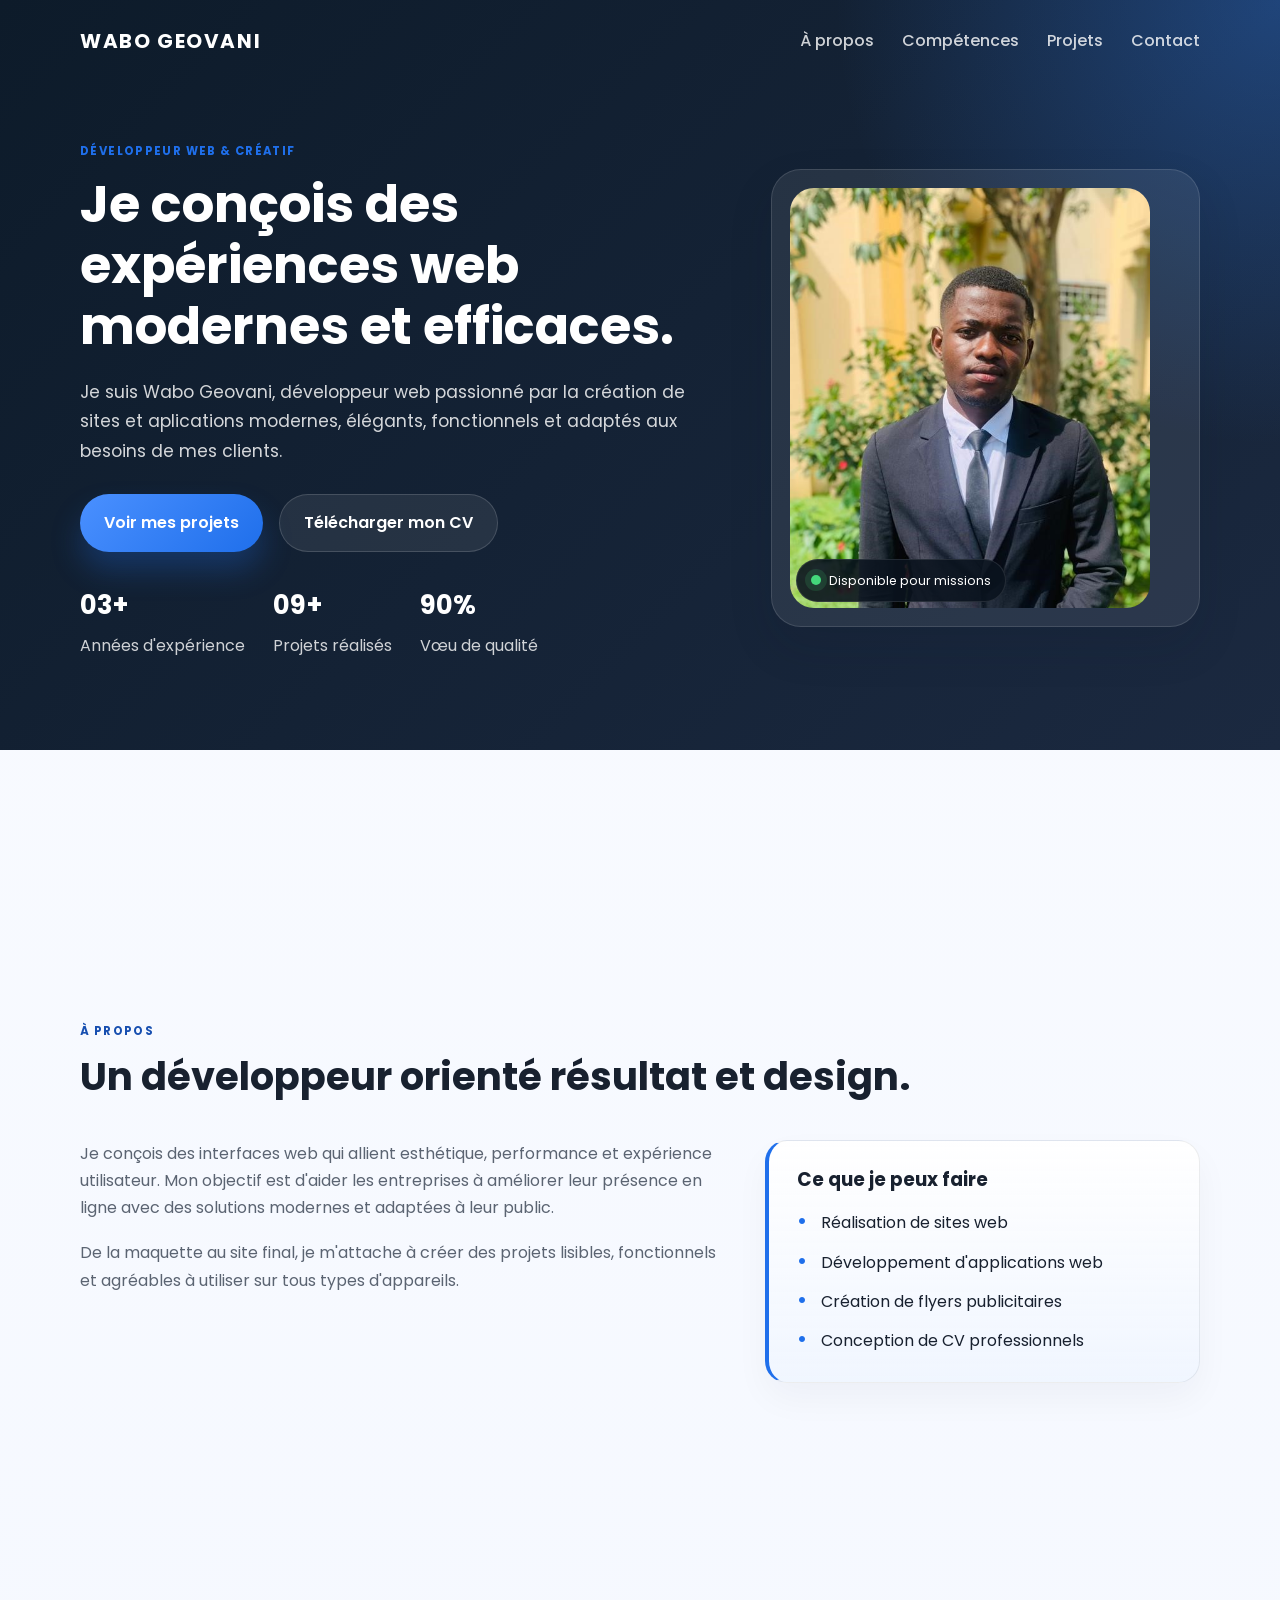
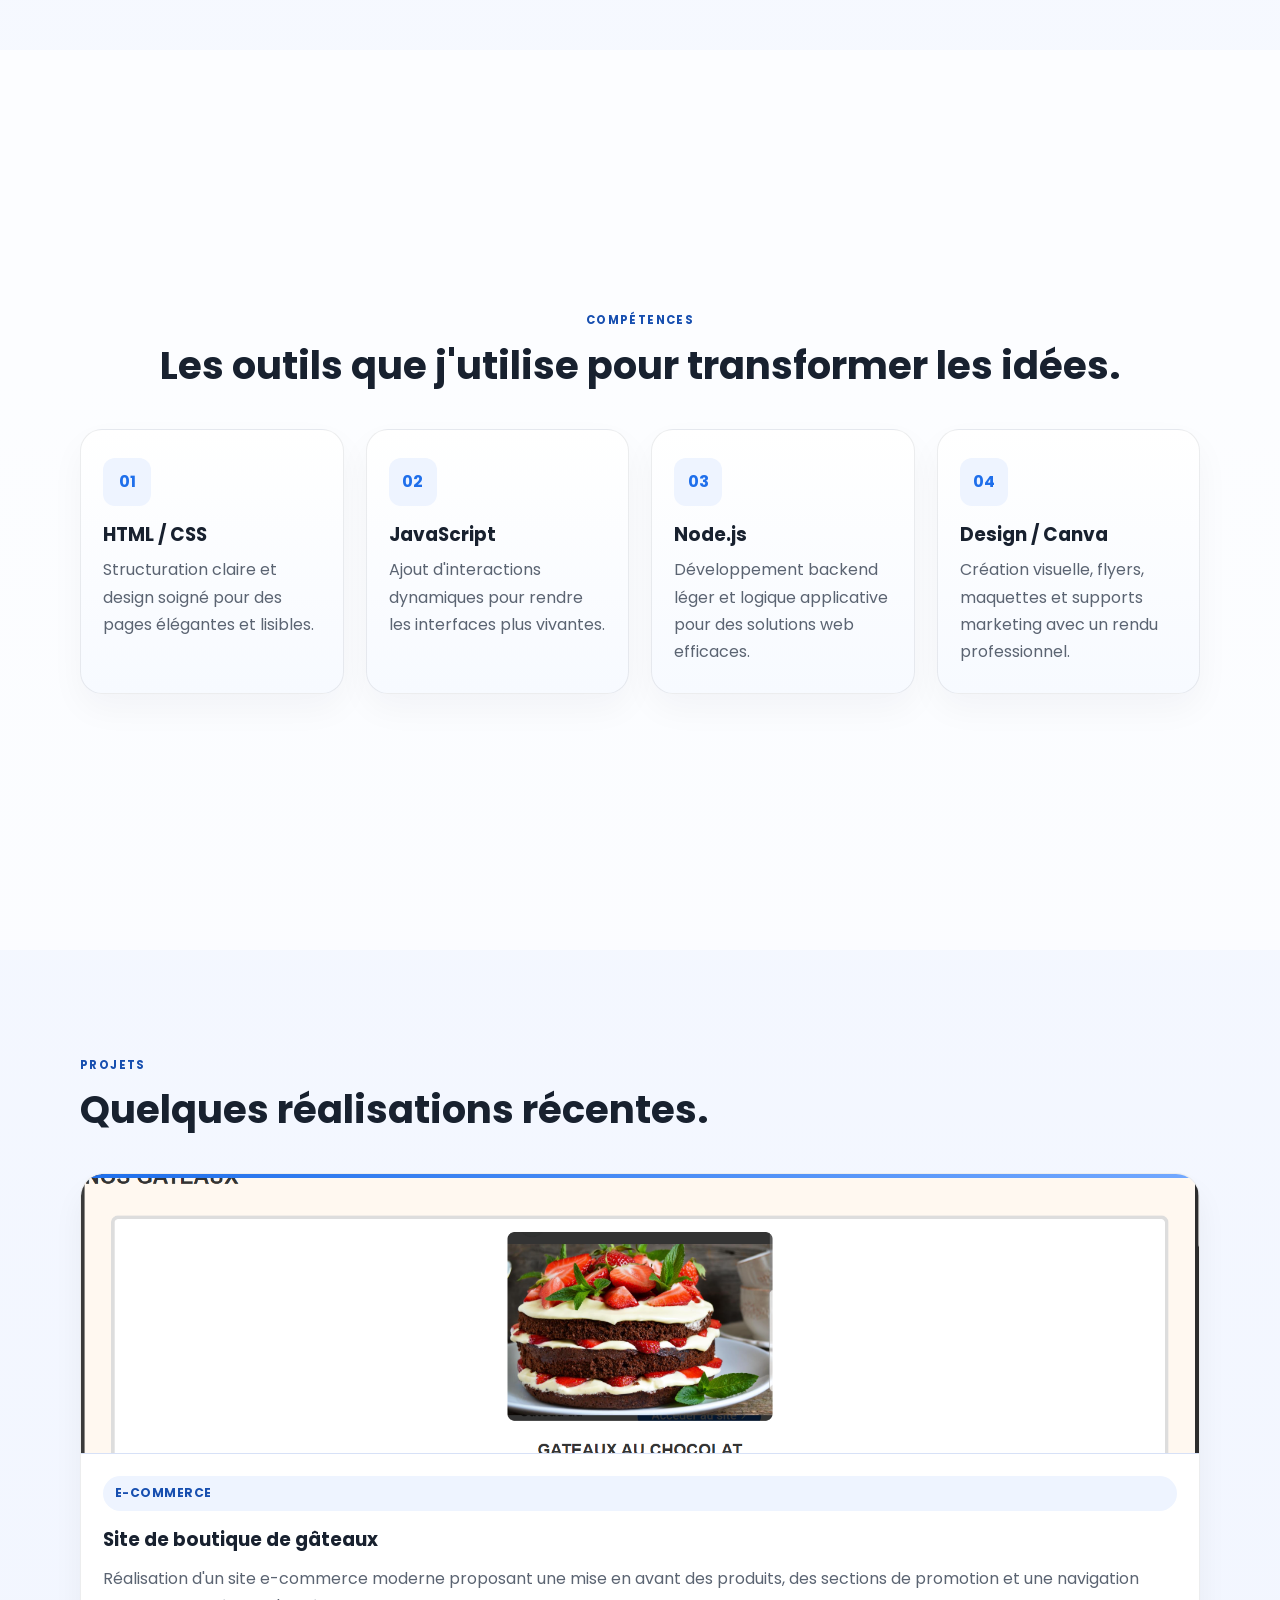
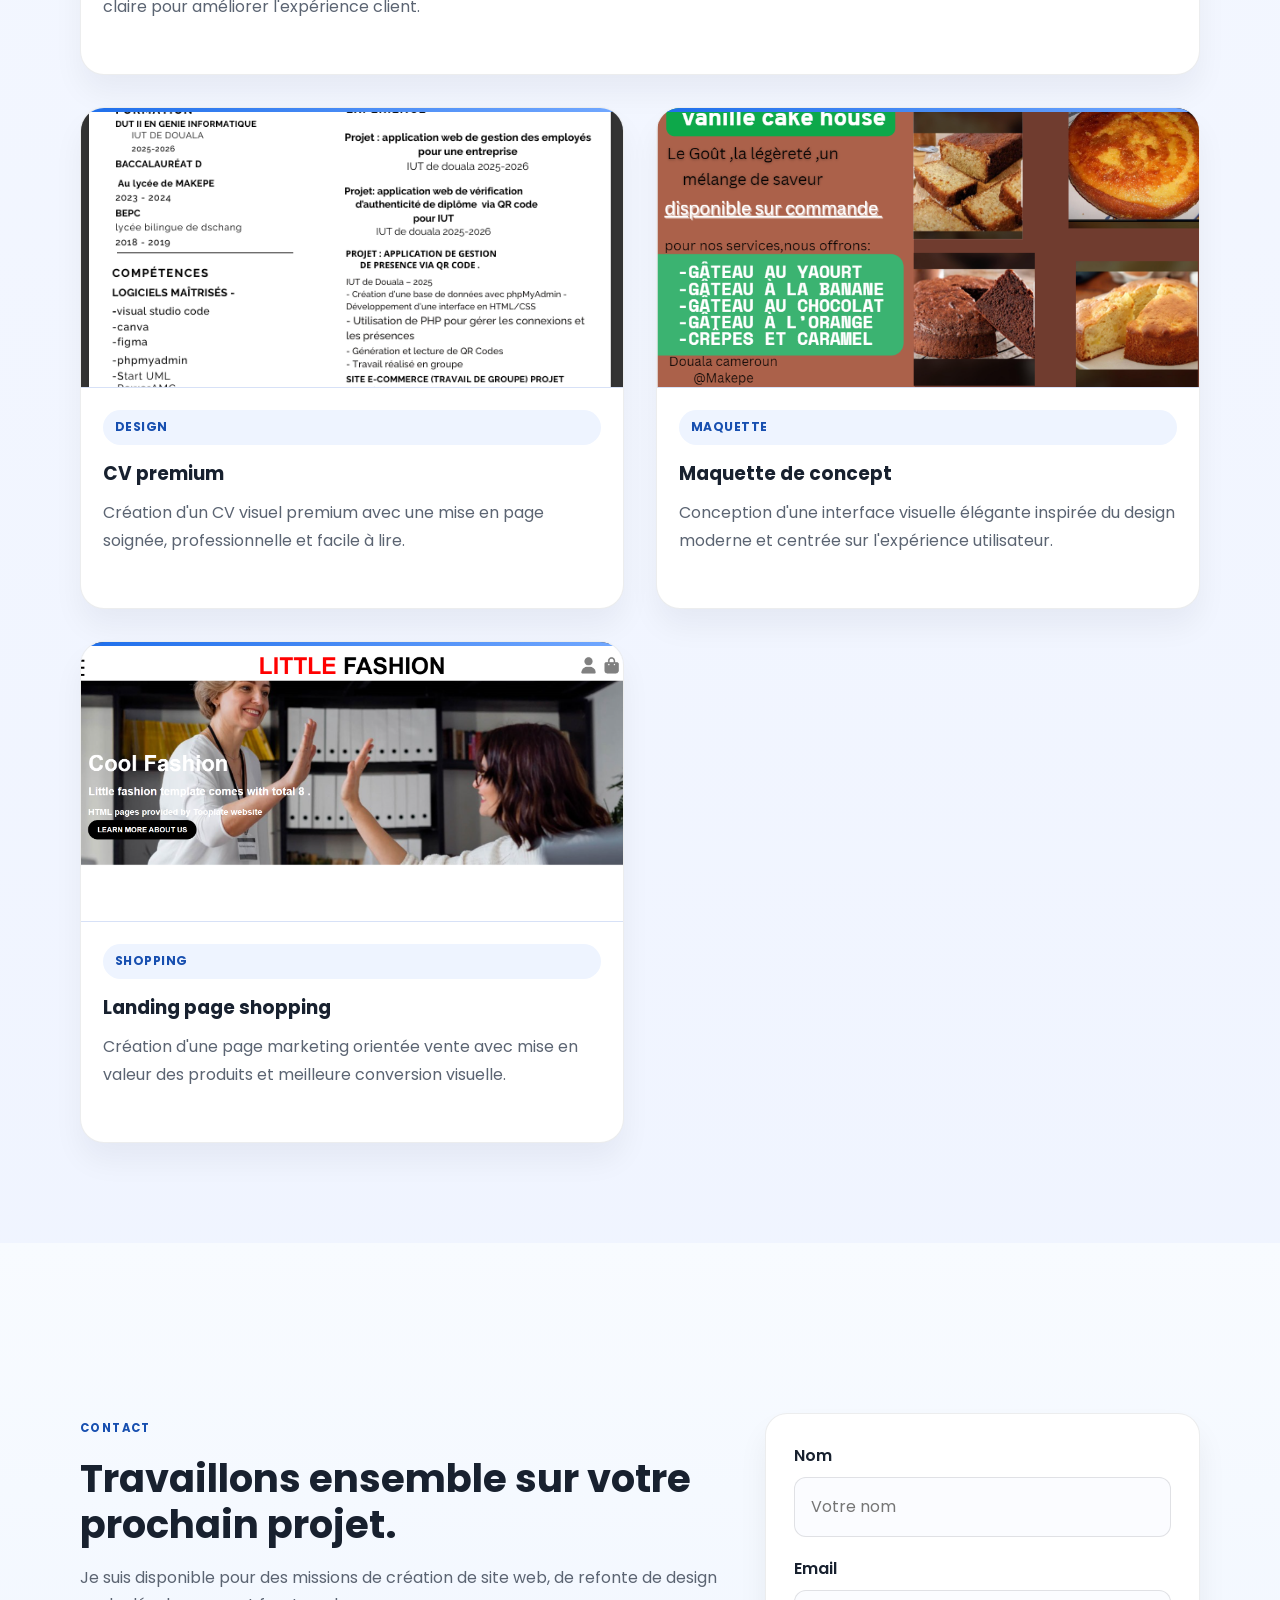
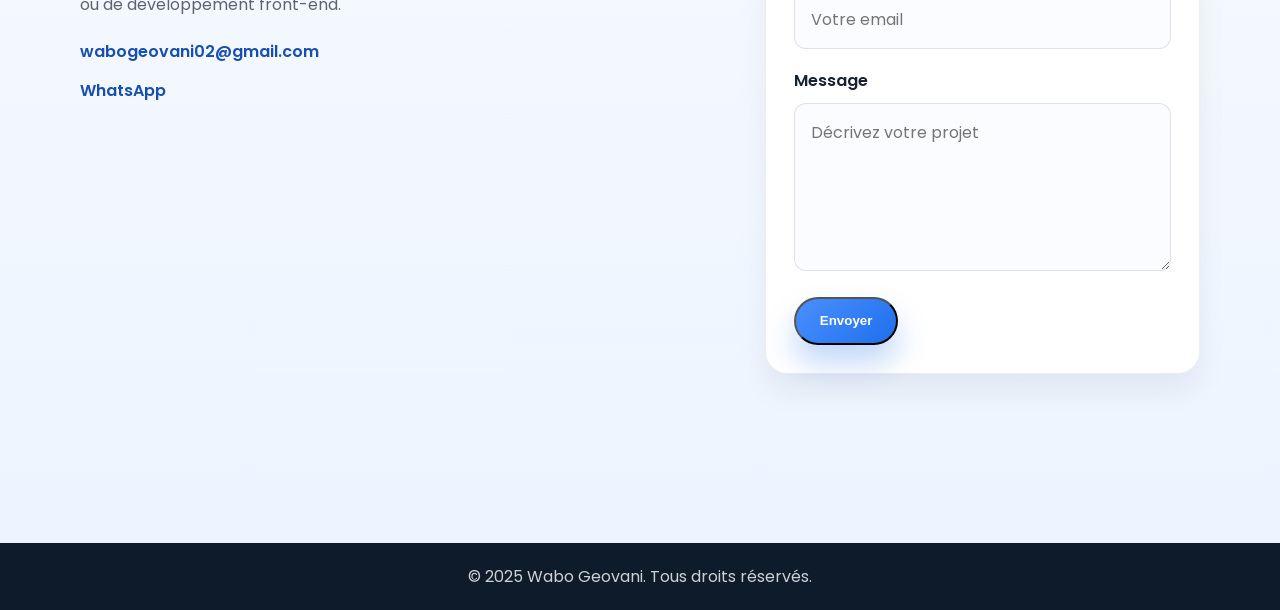
<file: index.html>
<!DOCTYPE html>
<html lang="fr">
  <head>
    <meta charset="UTF-8" />
    <meta name="viewport" content="width=device-width, initial-scale=1.0" />
    <meta
      name="description"
      content="Portfolio de Wabo Geovani, développeur web passionné par la création de sites modernes, élégants et performants."
    />
    <title>Wabo Geovani | Portfolio</title>
    <link rel="preconnect" href="https://fonts.googleapis.com" />
    <link rel="preconnect" href="https://fonts.gstatic.com" crossorigin />
    <link
      href="https://fonts.googleapis.com/css2?family=Poppins:wght@300;400;500;600;700;800&display=swap"
      rel="stylesheet"
    />
    <link rel="stylesheet" href="style.css" />
  </head>
  <body>
    <header class="site-header">
      <div class="container nav-bar">
        <div class="brand">Wabo Geovani</div>
        <nav class="menu" aria-label="Menu principal">
          <ul>
            <li><a href="about.html">À propos</a></li>
            <li><a href="skills.html">Compétences</a></li>
            <li><a href="projects.html">Projets</a></li>
            <li><a href="contact.html">Contact</a></li>
          </ul>
        </nav>
      </div>

      <div class="container hero">
        <div class="hero-content">
          <p class="eyebrow">Développeur web & créatif</p>
          <h1>Je conçois des expériences web modernes et efficaces.</h1>
          <p class="intro">
            Je suis Wabo Geovani, développeur web passionné par la création de sites et aplications modernes,
            élégants, fonctionnels et adaptés aux besoins de mes clients.
          </p>
          <div class="hero-actions">
            <a href="projects.html" class="btn btn-primary">Voir mes projets</a>
            <a href="MON CV wabo geovani.pdf (1).pdf" download class="btn btn-secondary">Télécharger mon CV</a>
          </div>
          <ul class="quick-stats">
            <li><strong>03+</strong><span>Années d'expérience</span></li>
            <li><strong>09+</strong><span>Projets réalisés</span></li>
            <li><strong>90%</strong><span>Vœu de qualité</span></li>
          </ul>
        </div>

        <div class="hero-visual">
          <div class="profile-card">
            <img src="EKMQ1790 (2).jpg" alt="Portrait de Wabo Geovani" class="profile-img" />
            <div class="status-badge">
              <span class="dot"></span>
              Disponible pour missions
            </div>
          </div>
        </div>
      </div>
    </header>

    <main>
      <section id="about" class="about section page-section">
        <div class="container">
          <div class="section-heading">
            <p class="eyebrow accent">À propos</p>
            <h2>Un développeur orienté résultat et design.</h2>
          </div>

          <div class="about-grid">
            <div class="about-text">
              <p>
                Je conçois des interfaces web qui allient esthétique, performance et
                expérience utilisateur. Mon objectif est d'aider les entreprises à
                améliorer leur présence en ligne avec des solutions modernes et
                adaptées à leur public.
              </p>
              <p>
                De la maquette au site final, je m'attache à créer des projets lisibles,
                fonctionnels et agréables à utiliser sur tous types d'appareils.
              </p>
            </div>

            <div class="about-panel">
              <h3>Ce que je peux faire</h3>
              <ul>
                <li>Réalisation de sites web</li>
                <li>Développement d'applications web</li>
                <li>Création de flyers publicitaires</li>
                <li>Conception de CV professionnels</li>
              </ul>
            </div>
          </div>
        </div>
      </section>

      <section id="skills" class="skills section light-section page-section">
        <div class="container">
          <div class="section-heading center">
            <p class="eyebrow accent">Compétences</p>
            <h2>Les outils que j'utilise pour transformer les idées.</h2>
          </div>

          <div class="skills-grid">
            <article class="skill-card">
              <span class="skill-icon">01</span>
              <h3>HTML / CSS</h3>
              <p>Structuration claire et design soigné pour des pages élégantes et lisibles.</p>
            </article>
            <article class="skill-card">
              <span class="skill-icon">02</span>
              <h3>JavaScript</h3>
              <p>Ajout d'interactions dynamiques pour rendre les interfaces plus vivantes.</p>
            </article>
            <article class="skill-card">
              <span class="skill-icon">03</span>
              <h3>Node.js</h3>
              <p>Développement backend léger et logique applicative pour des solutions web efficaces.</p>
            </article>
            <article class="skill-card">
              <span class="skill-icon">04</span>
              <h3>Design / Canva</h3>
              <p>Création visuelle, flyers, maquettes et supports marketing avec un rendu professionnel.</p>
            </article>
          </div>
        </div>
      </section>

      <section id="projects" class="projects section page-section">
        <div class="container">
          <div class="section-heading">
            <p class="eyebrow accent">Projets</p>
            <h2>Quelques réalisations récentes.</h2>
          </div>

          <div class="projects-grid">
            <article class="project-card featured">
              <div class="project-image">
                <img src="Capture d’écran 2025-09-10 135013.png" alt="Projet e-commerce de gâteaux" />
              </div>
              <div class="project-content">
                <span class="project-tag">E-commerce</span>
                <h3>Site de boutique de gâteaux</h3>
                <p>
                  Réalisation d'un site e-commerce moderne proposant une mise en avant des produits,
                  des sections de promotion et une navigation claire pour améliorer l'expérience client.
                </p>
              </div>
            </article>

            <article class="project-card">
              <div class="project-image">
                <img src="Capture d’écran 2026-10-14 130426.png" alt="Projet CV premium" />
              </div>
              <div class="project-content">
                <span class="project-tag">Design</span>
                <h3>CV premium</h3>
                <p>
                  Création d'un CV visuel premium avec une mise en page soignée, professionnelle et facile à lire.
                </p>
              </div>
            </article>

            <article class="project-card">
              <div class="project-image">
                <img src="Annotation 2025-05-07 075204.png" alt="Maquette de concept" />
              </div>
              <div class="project-content">
                <span class="project-tag">Maquette</span>
                <h3>Maquette de concept</h3>
                <p>
                  Conception d'une interface visuelle élégante inspirée du design moderne et centrée sur l'expérience utilisateur.
                </p>
              </div>
            </article>

            <article class="project-card">
              <div class="project-image">
                <img src="Capture d’écran 2025-09-13 145730.png" alt="Landing page shopping" />
              </div>
              <div class="project-content">
                <span class="project-tag">Shopping</span>
                <h3>Landing page shopping</h3>
                <p>
                  Création d'une page marketing orientée vente avec mise en valeur des produits et meilleure conversion visuelle.
                </p>
              </div>
            </article>
          </div>
        </div>
      </section>

      <section id="contact" class="contact section page-section">
        <div class="container contact-grid">
          <div class="contact-text">
            <p class="eyebrow accent">Contact</p>
            <h2>Travaillons ensemble sur votre prochain projet.</h2>
            <p>
              Je suis disponible pour des missions de création de site web, de refonte de design ou de développement front-end.
            </p>
            <div class="contact-links">
              <a href="mailto:wabogeovani02@gmail.com">wabogeovani02@gmail.com</a>
              <a href="https://wa.me/237691735273" target="_blank" rel="noreferrer">WhatsApp</a>
            </div>
          </div>

          <form class="contact-form" action="https://formspree.io/f/meaeverr" method="POST">
            <label>
              <span>Nom</span>
              <input type="text" name="nom" placeholder="Votre nom" required />
            </label>
            <label>
              <span>Email</span>
              <input type="email" name="email" placeholder="Votre email" required />
            </label>
            <label>
              <span>Message</span>
              <textarea name="message" rows="5" placeholder="Décrivez votre projet" required></textarea>
            </label>
            <div class="form-actions">
              <button type="submit" class="btn btn-primary">Envoyer</button>
              <button type="reset" class="btn btn-secondary">Réinitialiser</button>
            </div>
          </form>
        </div>
      </section>
    </main>

    <footer class="site-footer">
      <div class="container footer-inner">
        <p>© 2025 Wabo Geovani. Tous droits réservés.</p>
      </div>
    </footer>
    <script src="script.js"></script>
  </body>
</html>
</file>
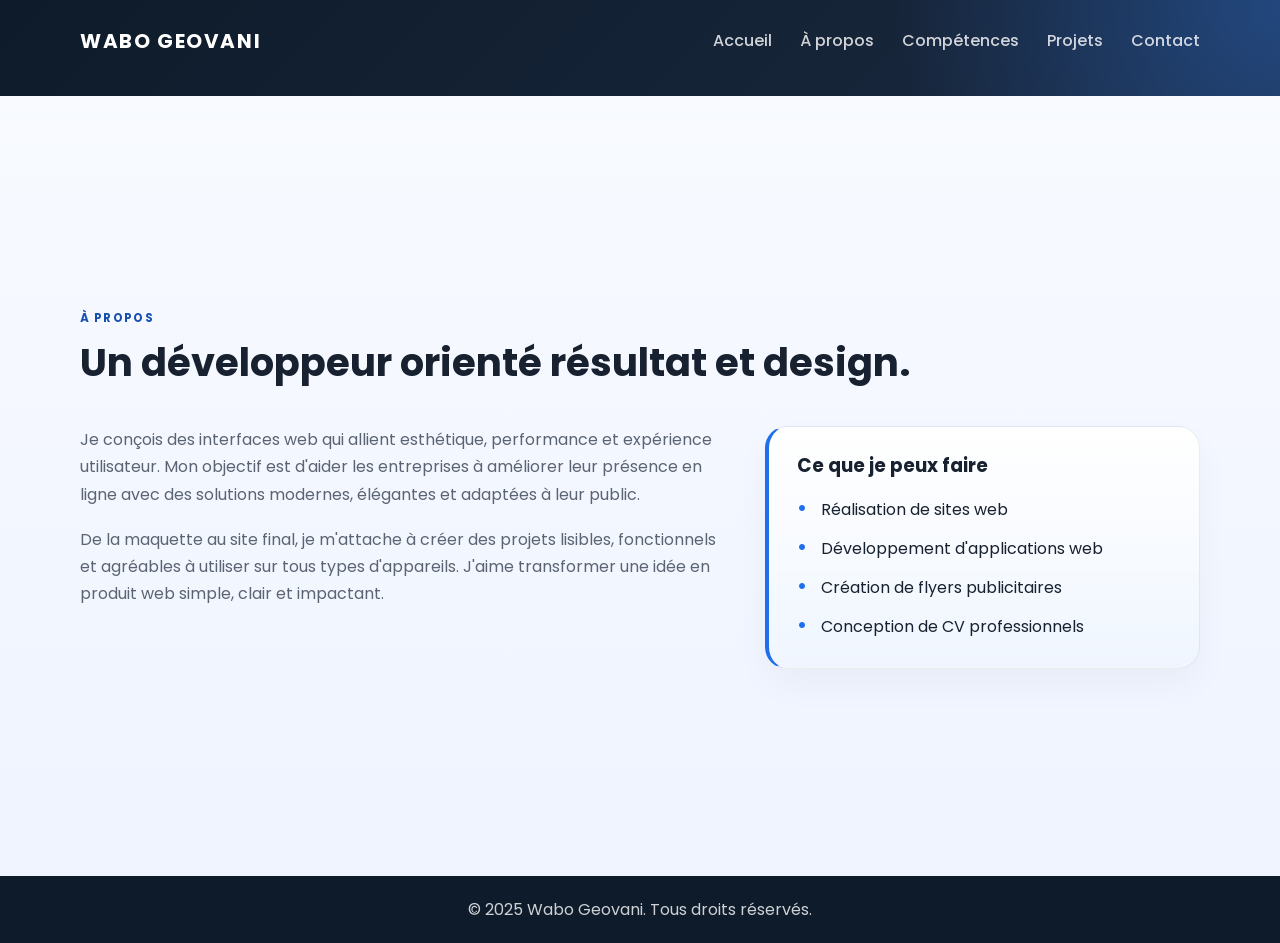
<file: about.html>
<!DOCTYPE html>
<html lang="fr">
  <head>
    <meta charset="UTF-8" />
    <meta name="viewport" content="width=device-width, initial-scale=1.0" />
    <title>À propos | Wabo Geovani</title>
    <link rel="preconnect" href="https://fonts.googleapis.com" />
    <link rel="preconnect" href="https://fonts.gstatic.com" crossorigin />
    <link href="https://fonts.googleapis.com/css2?family=Poppins:wght@300;400;500;600;700;800&display=swap" rel="stylesheet" />
    <link rel="stylesheet" href="style.css" />
  </head>
  <body>
    <header class="site-header small-header">
      <div class="container nav-bar">
        <div class="brand">Wabo Geovani</div>
        <nav class="menu" aria-label="Menu principal">
          <ul>
            <li><a href="index.html">Accueil</a></li>
            <li><a href="about.html">À propos</a></li>
            <li><a href="skills.html">Compétences</a></li>
            <li><a href="projects.html">Projets</a></li>
            <li><a href="contact.html">Contact</a></li>
          </ul>
        </nav>
      </div>
    </header>

    <main>
      <section class="page-standalone section">
        <div class="container">
          <div class="section-heading">
            <p class="eyebrow accent">À propos</p>
            <h2>Un développeur orienté résultat et design.</h2>
          </div>

          <div class="about-grid">
            <div class="about-text">
              <p>
                Je conçois des interfaces web qui allient esthétique, performance et expérience utilisateur.
                Mon objectif est d'aider les entreprises à améliorer leur présence en ligne avec des solutions modernes,
                élégantes et adaptées à leur public.
              </p>
              <p>
                De la maquette au site final, je m'attache à créer des projets lisibles, fonctionnels et agréables à utiliser
                sur tous types d'appareils. J'aime transformer une idée en produit web simple, clair et impactant.
              </p>
            </div>

            <div class="about-panel">
              <h3>Ce que je peux faire</h3>
              <ul>
                <li>Réalisation de sites web</li>
                <li>Développement d'applications web</li>
                <li>Création de flyers publicitaires</li>
                <li>Conception de CV professionnels</li>
              </ul>
            </div>
          </div>
        </div>
      </section>
    </main>

    <footer class="site-footer">
      <div class="container footer-inner">
        <p>© 2025 Wabo Geovani. Tous droits réservés.</p>
      </div>
    </footer>
    <script src="script.js"></script>
  </body>
</html>
</file>
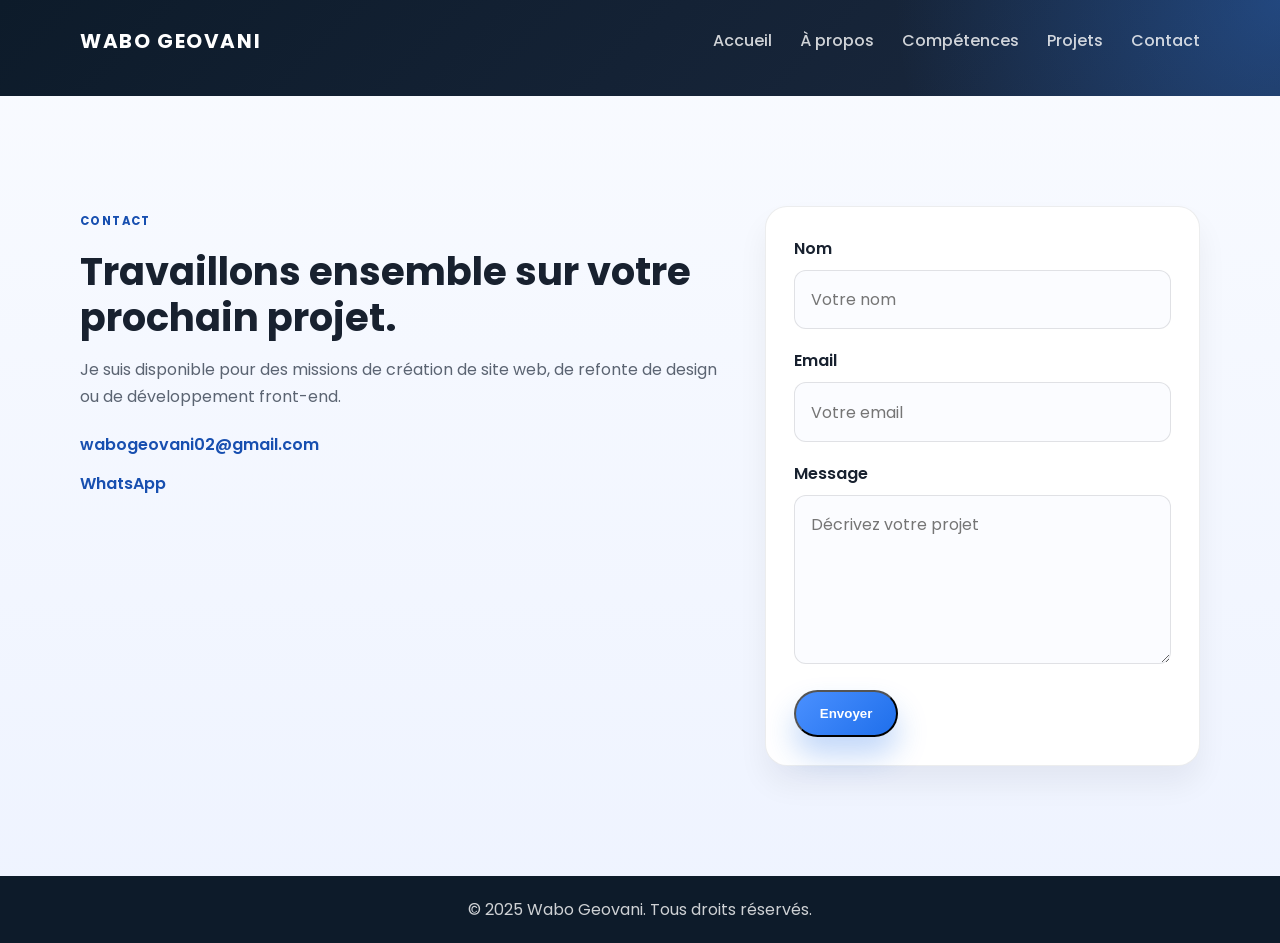
<file: contact.html>
<!DOCTYPE html>
<html lang="fr">
  <head>
    <meta charset="UTF-8" />
    <meta name="viewport" content="width=device-width, initial-scale=1.0" />
    <title>Contact | Wabo Geovani</title>
    <link rel="preconnect" href="https://fonts.googleapis.com" />
    <link rel="preconnect" href="https://fonts.gstatic.com" crossorigin />
    <link href="https://fonts.googleapis.com/css2?family=Poppins:wght@300;400;500;600;700;800&display=swap" rel="stylesheet" />
    <link rel="stylesheet" href="style.css" />
  </head>
  <body>
    <header class="site-header small-header">
      <div class="container nav-bar">
        <div class="brand">Wabo Geovani</div>
        <nav class="menu" aria-label="Menu principal">
          <ul>
            <li><a href="index.html">Accueil</a></li>
            <li><a href="about.html">À propos</a></li>
            <li><a href="skills.html">Compétences</a></li>
            <li><a href="projects.html">Projets</a></li>
            <li><a href="contact.html">Contact</a></li>
          </ul>
        </nav>
      </div>
    </header>

    <main>
      <section class="page-standalone section">
        <div class="container contact-grid">
          <div class="contact-text">
            <p class="eyebrow accent">Contact</p>
            <h2>Travaillons ensemble sur votre prochain projet.</h2>
            <p>
              Je suis disponible pour des missions de création de site web, de refonte de design ou de développement front-end.
            </p>
            <div class="contact-links">
              <a href="mailto:wabogeovani02@gmail.com">wabogeovani02@gmail.com</a>
              <a href="https://wa.me/237699576873" target="_blank" rel="noreferrer">WhatsApp</a>
            </div>
          </div>

          <form class="contact-form" action="https://formspree.io/f/meaeverr" method="POST">
            <label>
              <span>Nom</span>
              <input type="text" name="nom" placeholder="Votre nom" required />
            </label>
            <label>
              <span>Email</span>
              <input type="email" name="email" placeholder="Votre email" required />
            </label>
            <label>
              <span>Message</span>
              <textarea name="message" rows="5" placeholder="Décrivez votre projet" required></textarea>
            </label>
            <div class="form-actions">
              <button type="submit" class="btn btn-primary">Envoyer</button>
              <button type="reset" class="btn btn-secondary">Réinitialiser</button>
            </div>
          </form>
        </div>
      </section>
    </main>

    <footer class="site-footer">
      <div class="container footer-inner">
        <p>© 2025 Wabo Geovani. Tous droits réservés.</p>
      </div>
    </footer>
    <script src="script.js"></script>
  </body>
</html>
</file>
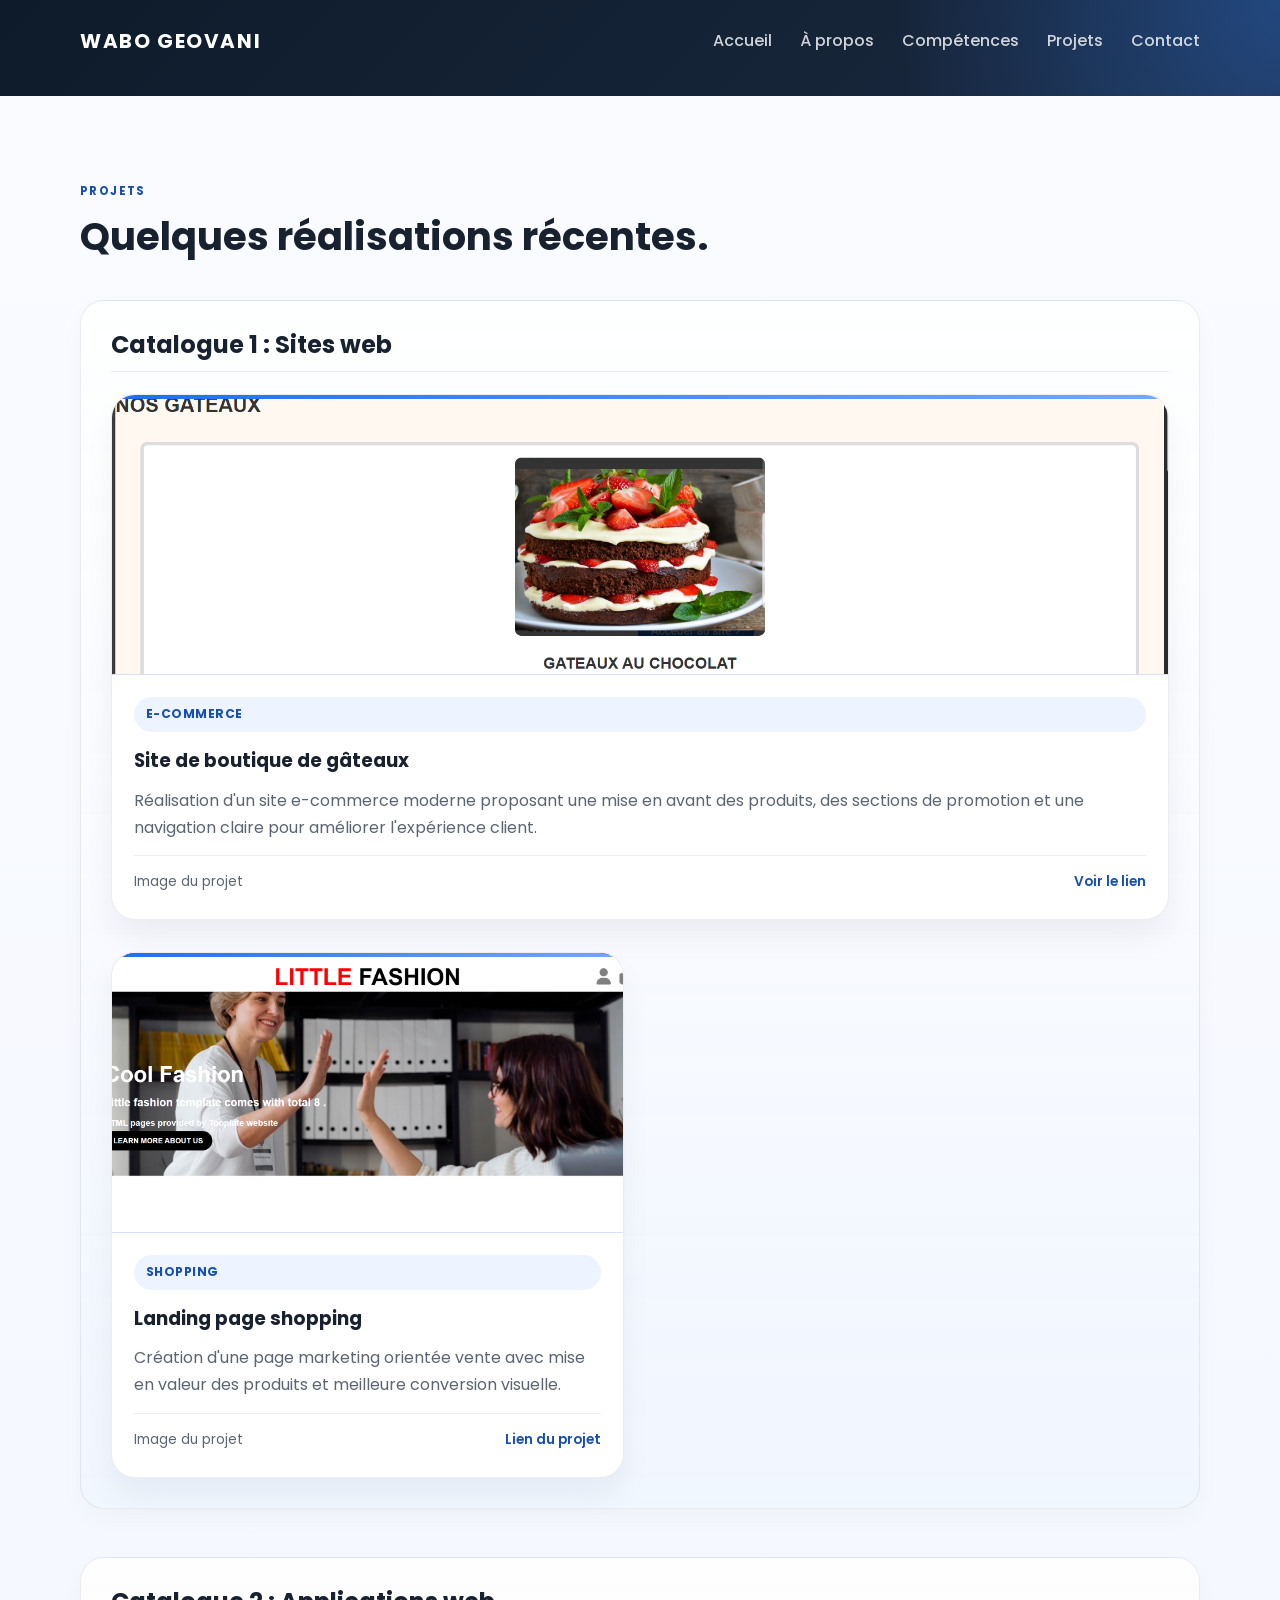
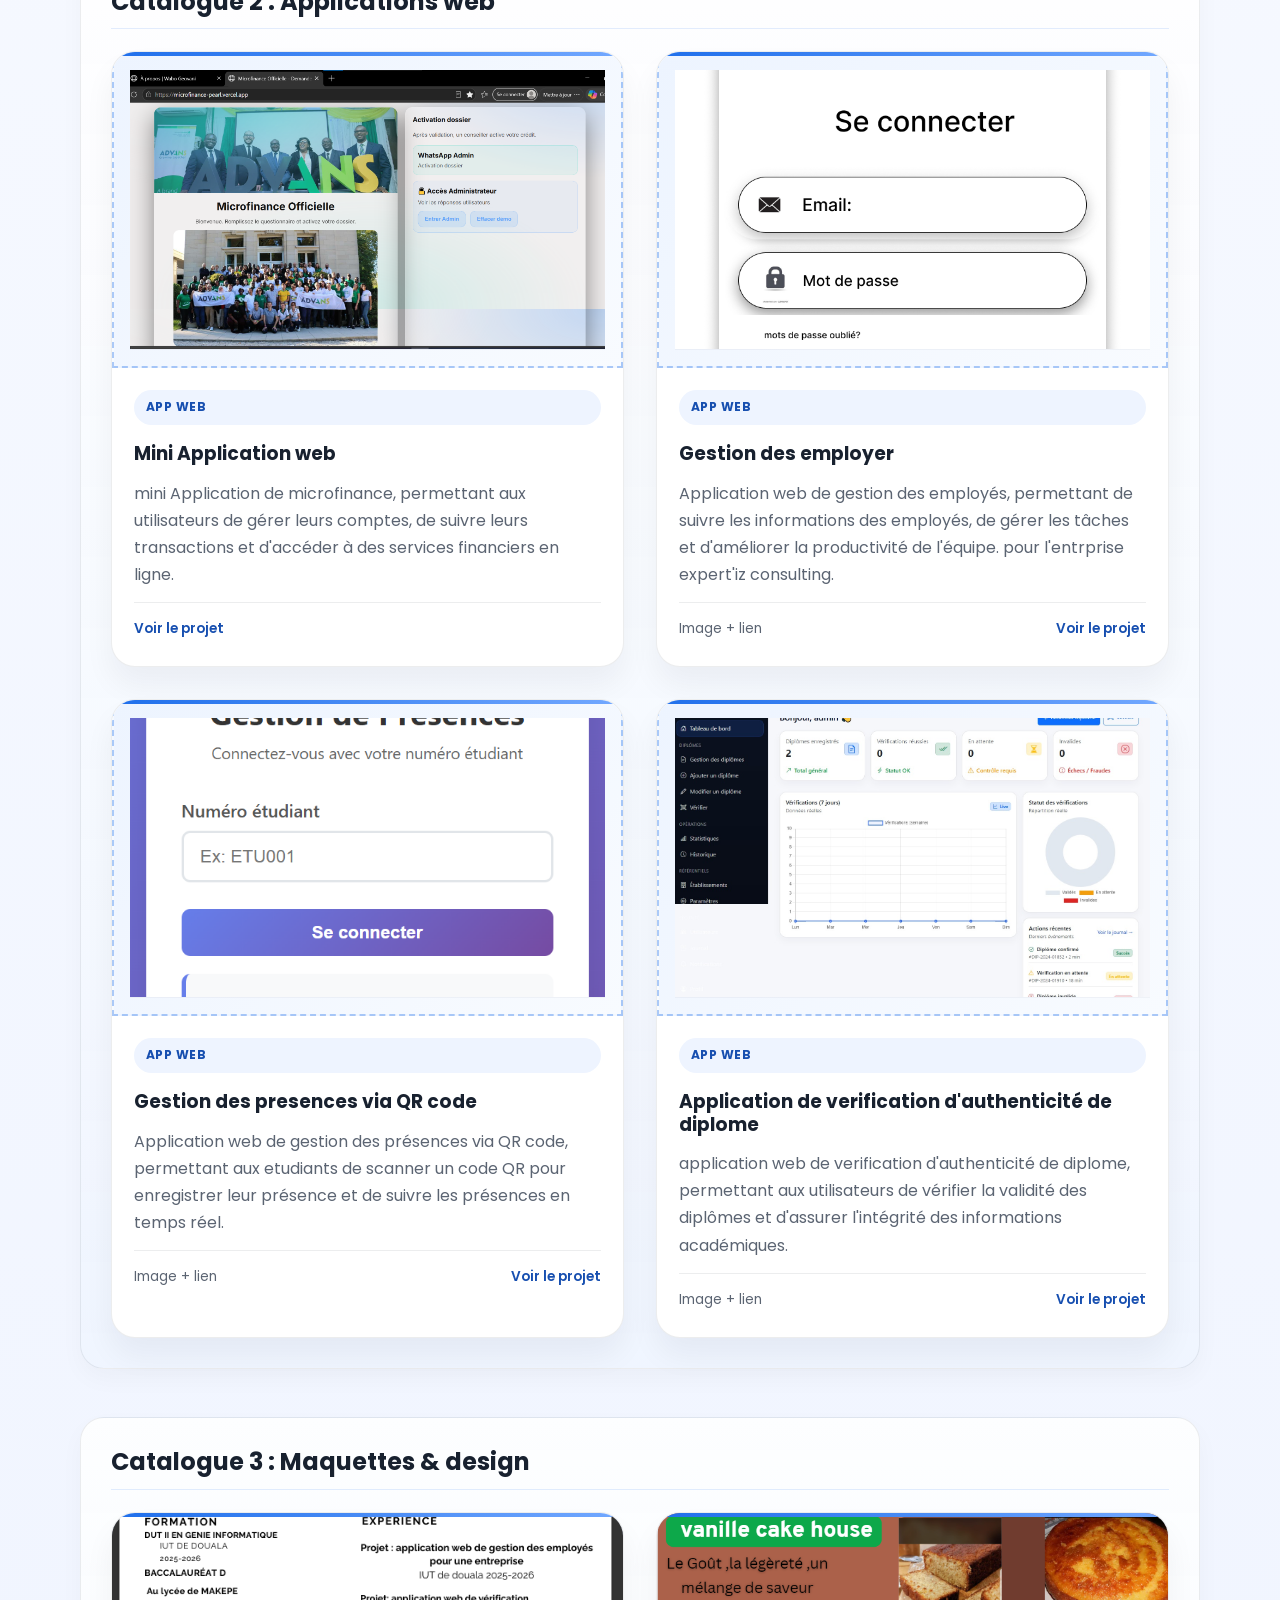
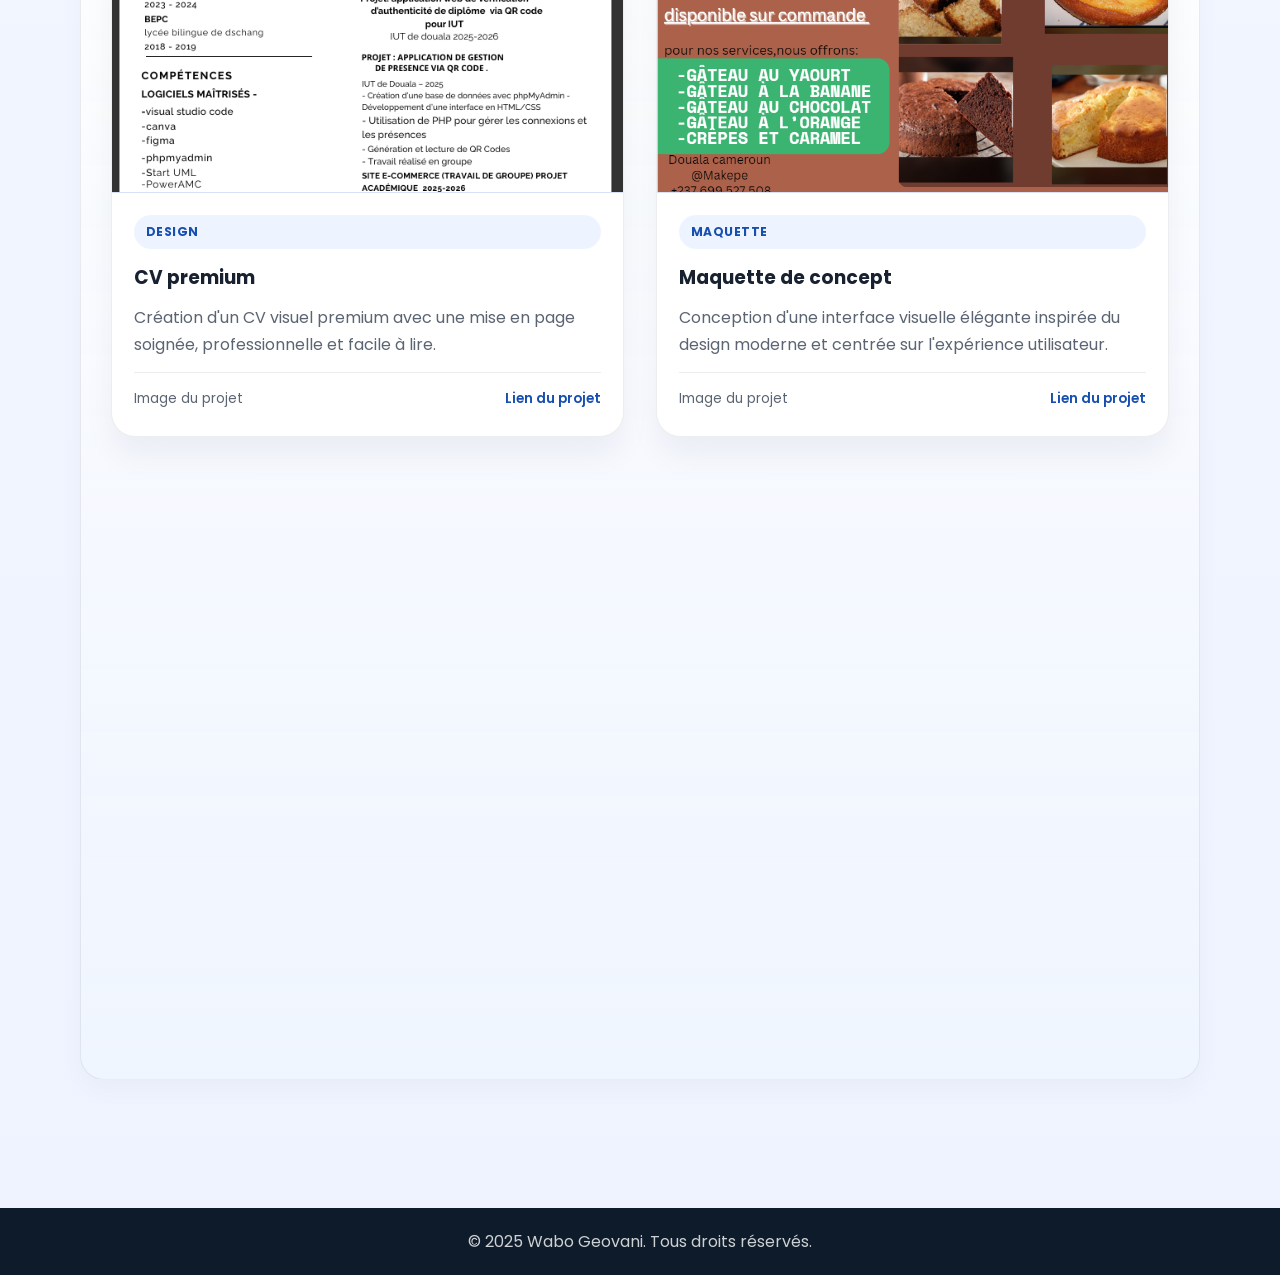
<file: projects.html>
<!DOCTYPE html>
<html lang="fr">
  <head>
    <meta charset="UTF-8" />
    <meta name="viewport" content="width=device-width, initial-scale=1.0" />
    <title>Projets | Wabo Geovani</title>
    <link rel="preconnect" href="https://fonts.googleapis.com" />
    <link rel="preconnect" href="https://fonts.gstatic.com" crossorigin />
    <link href="https://fonts.googleapis.com/css2?family=Poppins:wght@300;400;500;600;700;800&display=swap" rel="stylesheet" />
    <link rel="stylesheet" href="style.css" />
  </head>
  <body>
    <header class="site-header small-header">
      <div class="container nav-bar">
        <div class="brand">Wabo Geovani</div>
        <nav class="menu" aria-label="Menu principal">
          <ul>
            <li><a href="index.html">Accueil</a></li>
            <li><a href="about.html">À propos</a></li>
            <li><a href="skills.html">Compétences</a></li>
            <li><a href="projects.html">Projets</a></li>
            <li><a href="contact.html">Contact</a></li>
          </ul>
        </nav>
      </div>
    </header>

    <main>
      <section class="page-standalone section">
        <div class="container">
          <div class="section-heading">
            <p class="eyebrow accent">Projets</p>
            <h2>Quelques réalisations récentes.</h2>
          </div>

          <div class="catalogue-block">
            <div class="catalogue-header">
              <h3>Catalogue 1 : Sites web</h3>
            </div>
            <div class="projects-grid">
              <article class="project-card featured project-large">
                <button class="project-preview-btn" type="button" data-full="Capture d’écran 2025-09-10 135013.png" aria-label="Voir la photo du projet e-commerce de gâteaux">
                  <div class="project-image">
                    <img src="Capture d’écran 2025-09-10 135013.png" alt="Projet e-commerce de gâteaux" />
                  </div>
                </button>
                <div class="project-content">
                  <span class="project-tag">E-commerce</span>
                  <h3>Site de boutique de gâteaux</h3>
                  <p>
                    Réalisation d'un site e-commerce moderne proposant une mise en avant des produits,
                    des sections de promotion et une navigation claire pour améliorer l'expérience client.
                  </p>
                  <div class="project-meta">
                    <span>Image du projet</span>
                    <a href="#" target="_blank" rel="noreferrer">Voir le lien</a>
                  </div>
                </div>
              </article>

              <article class="project-card project-large">
                <button class="project-preview-btn" type="button" data-full="Capture d’écran 2025-09-13 145730.png" aria-label="Voir la photo du projet landing page shopping">
                  <div class="project-image">
                    <img src="Capture d’écran 2025-09-13 145730.png" alt="Landing page shopping" />
                  </div>
                </button>
                <div class="project-content">
                  <span class="project-tag">Shopping</span>
                  <h3>Landing page shopping</h3>
                  <p>
                    Création d'une page marketing orientée vente avec mise en valeur des produits et meilleure conversion visuelle.
                  </p>
                  <div class="project-meta">
                    <span>Image du projet</span>
                    <a href="#" target="_blank" rel="noreferrer">Lien du projet</a>
                  </div>
                </div>
              </article>
            </div>
          </div>

          <div class="catalogue-block">
            <div class="catalogue-header">
              <h3>Catalogue 2 : Applications web</h3>
            </div>
            <div class="projects-grid">
              <article class="project-card project-large">
                <button class="project-preview-btn" type="button" data-full="" aria-label="Ajouter une image de l'application web">
                  <div class="project-image project-placeholder">
                   <img src="Capture d’écran 2026-10-14 165501.png" alt="capture" />
                  </div>
                </button>
                <div class="project-content">
                  <span class="project-tag">App web</span>
                  <h3>Mini Application web</h3>
                  <p>
                    mini Application de microfinance, permettant aux utilisateurs de gérer leurs comptes, de suivre leurs transactions et d'accéder à des services financiers en ligne.
                  </p>
                  <div class="project-meta">
                    
                    
                    <a href="https://microfinance-pearl.vercel.app/" target="_blank" rel="noreferrer">Voir le projet</a>
                  </div>
                </div>
              </article>

              <article class="project-card project-large">
                
                <button class="project-preview-btn" type="button" data-full="" aria-label="Ajouter une image de l'application web">
                    
                  <div class="project-image project-placeholder">
                    <img src="connexion.png" alt="capture" />
                  </div>
                </button>
                <div class="project-content">
                  <span class="project-tag">App web</span>
                  <h3>Gestion des employer</h3>
                  <p>
                    Application web de gestion des employés, permettant de suivre les informations des employés, de gérer les tâches et d'améliorer la productivité de l'équipe.
                    pour l'entrprise expert'iz consulting.
                  </p>
                  <div class="project-meta">
                    <span>Image + lien</span>
                    <a href="#" target="_blank" rel="noreferrer">Voir le projet</a>
                  </div>
                </div>
              </article>

             
                 <article class="project-card project-large">
                
                <button class="project-preview-btn" type="button" data-full="" aria-label="Capture d’écran 2026-10-15 131408.png">
                    
                  <div class="project-image project-placeholder">
                    <img src="Capture d’écran 2026-10-15 131408.png" alt="capture" />
                  </div>
                </button>
                <div class="project-content">
                  <span class="project-tag">App web</span>
                  <h3>Gestion des presences via QR code</h3>
                  <p>
                   Application web de gestion des présences via QR code, permettant aux etudiants de scanner un code QR pour enregistrer leur présence et de suivre les présences en temps réel.
                  </p>
                  <div class="project-meta">
                    <span>Image + lien</span>
                    <a href="#" target="_blank" rel="noreferrer">Voir le projet</a>
                  </div>
                </div>
              </article>


                        <article class="project-card project-large">
                
                <button class="project-preview-btn" type="button" data-full="" aria-label="WhatsApp Image 2026-07-10 at 21.07.38.jpeg">
                    
                  <div class="project-image project-placeholder">
                    <img src="WhatsApp Image 2026-07-10 at 21.07.38.jpeg" alt="capture" />
                  </div>
                </button>
                <div class="project-content">
                  <span class="project-tag">App web</span>
                  <h3>Application de verification d'authenticité de diplome</h3>
                  <p>
                   application web de verification d'authenticité de diplome, permettant aux utilisateurs de vérifier la validité des diplômes et d'assurer l'intégrité des informations académiques.
                  </p>
                  <div class="project-meta">
                    <span>Image + lien</span>
                    <a href="#" target="_blank" rel="noreferrer">Voir le projet</a>
                  </div>
                </div>
              </article>

            </div>
          </div>


          <div class="catalogue-block">
            <div class="catalogue-header">
              <h3>Catalogue 3 : Maquettes & design</h3>
            </div>
            <div class="projects-grid">
              <article class="project-card project-large">
                <button class="project-preview-btn" type="button" data-full="Capture d’écran 2026-10-14 130426.png" aria-label="Voir la photo du projet CV premium">
                  <div class="project-image">
                    <img src="Capture d’écran 2026-10-14 130426.png" alt="Projet CV premium" />
                  </div>
                </button>
                <div class="project-content">
                  <span class="project-tag">Design</span>
                  <h3>CV premium</h3>
                  <p>
                    Création d'un CV visuel premium avec une mise en page soignée, professionnelle et facile à lire.
                  </p>
                  <div class="project-meta">
                    <span>Image du projet</span>
                    <a href="MON CV wabo geovani.pdf (1).pdf" target="_blank" rel="noreferrer">Lien du projet</a>
                  </div>
                </div>
              </article>

              <article class="project-card project-large">
                <button class="project-preview-btn" type="button" data-full="Annotation 2025-05-07 075204.png" aria-label="Voir la photo de la maquette de concept">
                  <div class="project-image">
                    <img src="Annotation 2025-05-07 075204.png" alt="Maquette de concept" />
                  </div>
                </button>
                <div class="project-content">
                  <span class="project-tag">Maquette</span>
                  <h3>Maquette de concept</h3>
                  <p>
                    Conception d'une interface visuelle élégante inspirée du design moderne et centrée sur l'expérience utilisateur.
                  </p>
                  <div class="project-meta">
                    <span>Image du projet</span>
                    <a href="#" target="_blank" rel="noreferrer">Lien du projet</a>
                  </div>
                </div>
              </article>


              
              <article class="project-card project-large">
                <button class="project-preview-btn" type="button" data-full="Frame 13.png" aria-label="Voir la photo de la maquette de concept">
                  <div class="project-image">
                    <img src="Frame 13.png" alt="Maquette de concept" />
                  </div>
                </button>
                <div class="project-content">
                  <span class="project-tag">Maquette</span>
                  <h3>Maquette de concept</h3>
                  <p>
                      conception d'une maquette pour une aplication de verification d'authenticité de diplome, permettant aux utilisateurs de vérifier la validité des diplômes et d'assurer l'intégrité des informations académiques.
                  </p>
                  <div class="project-meta">
                    <span>Image du projet</span>
                    <a href="#" target="_blank" rel="noreferrer">Lien du projet</a>
                  </div>
                </div>
              </article>
            </div>
          </div>
        </div>
      </section>
    </main>

    <footer class="site-footer">
      <div class="container footer-inner">
        <p>© 2025 Wabo Geovani. Tous droits réservés.</p>
      </div>
    </footer>
    <script src="script.js"></script>
  </body>
</html>
</file>
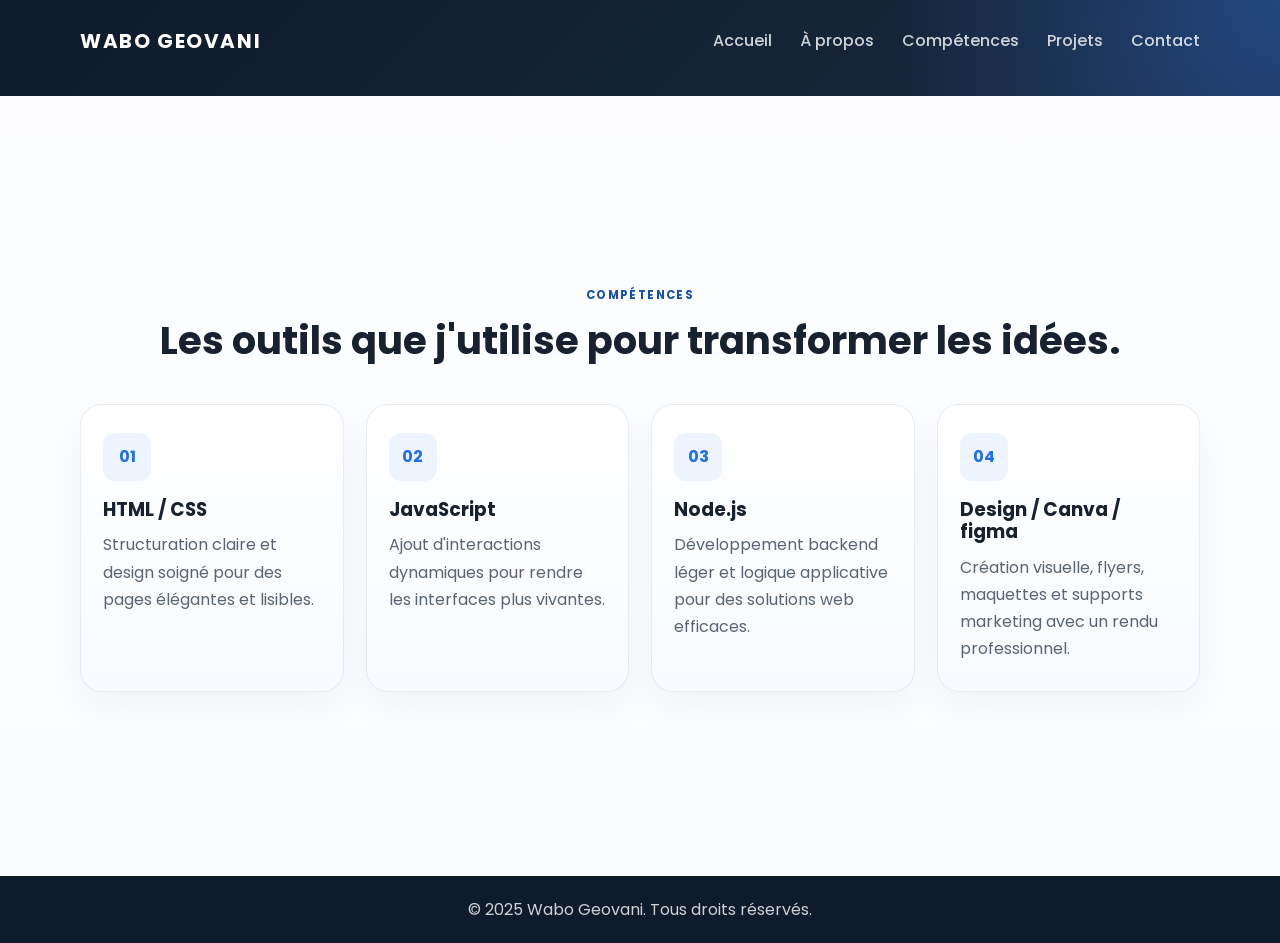
<file: skills.html>
<!DOCTYPE html>
<html lang="fr">
  <head>
    <meta charset="UTF-8" />
    <meta name="viewport" content="width=device-width, initial-scale=1.0" />
    <title>Compétences | Wabo Geovani</title>
    <link rel="preconnect" href="https://fonts.googleapis.com" />
    <link rel="preconnect" href="https://fonts.gstatic.com" crossorigin />
    <link href="https://fonts.googleapis.com/css2?family=Poppins:wght@300;400;500;600;700;800&display=swap" rel="stylesheet" />
    <link rel="stylesheet" href="style.css" />
  </head>
  <body>
    <header class="site-header small-header">
      <div class="container nav-bar">
        <div class="brand">Wabo Geovani</div>
        <nav class="menu" aria-label="Menu principal">
          <ul>
            <li><a href="index.html">Accueil</a></li>
            <li><a href="about.html">À propos</a></li>
            <li><a href="skills.html">Compétences</a></li>
            <li><a href="projects.html">Projets</a></li>
            <li><a href="contact.html">Contact</a></li>
          </ul>
        </nav>
      </div>
    </header>

    <main>
      <section class="page-standalone section light-section">
        <div class="container">
          <div class="section-heading center">
            <p class="eyebrow accent">Compétences</p>
            <h2>Les outils que j'utilise pour transformer les idées.</h2>
          </div>

          <div class="skills-grid">
            <article class="skill-card reveal">
              <span class="skill-icon">01</span>
              <h3>HTML / CSS</h3>
              <p>Structuration claire et design soigné pour des pages élégantes et lisibles.</p>
            </article>
            <article class="skill-card reveal">
              <span class="skill-icon">02</span>
              <h3>JavaScript</h3>
              <p>Ajout d'interactions dynamiques pour rendre les interfaces plus vivantes.</p>
            </article>
            <article class="skill-card reveal">
              <span class="skill-icon">03</span>
              <h3>Node.js</h3>
              <p>Développement backend léger et logique applicative pour des solutions web efficaces.</p>
            </article>
            <article class="skill-card reveal">
              <span class="skill-icon">04</span>
              <h3>Design / Canva / figma</h3>
              <p>Création visuelle, flyers, maquettes et supports marketing avec un rendu professionnel.</p>
            </article>
          </div>
        </div>
      </section>
    </main>

    <footer class="site-footer">
      <div class="container footer-inner">
        <p>© 2025 Wabo Geovani. Tous droits réservés.</p>
      </div>
    </footer>

    <script src="script.js"></script>
  </body>
</html>
</file>
<file: style.css>
:root {
  --bg: #f5f7fb;
  --surface: #ffffff;
  --surface-alt: #eef4ff;
  --primary: #1f6feb;
  --primary-dark: #174fb0;
  --accent-soft: #dfeeff;
  --text: #18212f;
  --muted: #5b6472;
  --border: rgba(24, 33, 47, 0.08);
  --shadow: 0 20px 45px rgba(15, 23, 42, 0.12);
  --radius-lg: 24px;
  --radius-md: 18px;
}

* {
  margin: 0;
  padding: 0;
  box-sizing: border-box;
}

html {
  scroll-behavior: smooth;
}

body {
  font-family: "Poppins", sans-serif;
  background: linear-gradient(180deg, #f9fbff 0%, #eef3ff 100%);
  color: var(--text);
  line-height: 1.7;
}

img {
  max-width: 100%;
  display: block;
}

a {
  text-decoration: none;
}

.container {
  width: min(1120px, calc(100% - 2rem));
  margin: 0 auto;
}

.section {
  padding: 100px 0;
}

.page-section {
  min-height: 100vh;
  display: flex;
  align-items: center;
}

.page-standalone {
  min-height: calc(100vh - 120px);
  display: flex;
  align-items: center;
  padding: 80px 0;
}

.small-header {
  padding-bottom: 20px;
}

.light-section {
  background: rgba(255, 255, 255, 0.7);
}

.section-heading {
  margin-bottom: 40px;
}

.section-heading.center {
  text-align: center;
}

.eyebrow {
  display: inline-block;
  text-transform: uppercase;
  letter-spacing: 0.12em;
  font-size: 0.72rem;
  font-weight: 700;
  color: var(--primary);
  margin-bottom: 12px;
}

.eyebrow.accent {
  color: var(--primary-dark);
}

h1,
h2,
h3 {
  line-height: 1.2;
}

h1 {
  font-size: clamp(2.5rem, 4vw, 4.2rem);
  margin-bottom: 20px;
}

h2 {
  font-size: clamp(2rem, 3vw, 2.8rem);
  margin-bottom: 15px;
}

.site-header {
  background: linear-gradient(135deg, #0d1b2a 0%, #1b2940 100%);
  color: white;
  padding-top: 24px;
  position: relative;
  overflow: hidden;
}

.site-header::before {
  content: "";
  position: absolute;
  inset: 0;
  background: radial-gradient(circle at top right, rgba(50, 130, 246, 0.35), transparent 30%);
}

.nav-bar,
.hero,
.footer-inner {
  position: relative;
  z-index: 1;
}

.nav-bar {
  display: flex;
  align-items: center;
  justify-content: space-between;
  padding-bottom: 18px;
}

.brand {
  font-size: 1.25rem;
  font-weight: 700;
  letter-spacing: 0.08em;
  text-transform: uppercase;
}

.menu ul {
  display: flex;
  list-style: none;
  gap: 28px;
}

.menu a {
  color: rgba(255, 255, 255, 0.8);
  font-weight: 500;
  transition: color 0.2s ease;
}

.menu a:hover {
  color: white;
}

.menu-toggle {
  display: none;
  width: 48px;
  height: 48px;
  border: 1px solid rgba(255, 255, 255, 0.2);
  border-radius: 12px;
  background: rgba(255, 255, 255, 0.05);
  cursor: pointer;
  padding: 10px;
}

.menu-toggle span {
  display: block;
  width: 100%;
  height: 2px;
  background: white;
  margin: 5px 0;
  border-radius: 10px;
}

.reveal {
  opacity: 0;
  transform: translateY(25px);
  transition: opacity 0.7s ease, transform 0.7s ease;
}

.reveal.is-visible {
  opacity: 1;
  transform: translateY(0);
}

.toast {
  position: fixed;
  right: 24px;
  bottom: 24px;
  background: #0d1b2a;
  color: white;
  padding: 12px 18px;
  border-radius: 12px;
  box-shadow: var(--shadow);
  opacity: 0;
  transform: translateY(20px);
  transition: all 0.3s ease;
  z-index: 1000;
}

.toast.show {
  opacity: 1;
  transform: translateY(0);
}

.hero {
  display: grid;
  grid-template-columns: 1.2fr 0.8fr;
  align-items: center;
  gap: 48px;
  padding: 60px 0 90px;
}

.hero-content {
  max-width: 620px;
}

.intro {
  color: rgba(255, 255, 255, 0.82);
  font-size: 1.08rem;
  margin-bottom: 28px;
}

.hero-actions {
  display: flex;
  flex-wrap: wrap;
  gap: 16px;
  margin-top: 20px;
}

.btn {
  display: inline-flex;
  align-items: center;
  justify-content: center;
  padding: 0.9rem 1.5rem;
  border-radius: 999px;
  font-weight: 600;
  transition: transform 0.2s ease, box-shadow 0.2s ease;
}

.btn:hover {
  transform: translateY(-2px);
}

.btn-primary {
  background: linear-gradient(135deg, #4a90ff, #1f6feb);
  color: white;
  box-shadow: 0 18px 30px rgba(31, 111, 235, 0.28);
}

.btn-secondary {
  background: rgba(255, 255, 255, 0.08);
  border: 1px solid rgba(255, 255, 255, 0.15);
  color: white;
}

.quick-stats {
  list-style: none;
  display: flex;
  flex-wrap: wrap;
  gap: 28px;
  margin-top: 32px;
}

.quick-stats li {
  display: flex;
  flex-direction: column;
  gap: 5px;
  color: rgba(255, 255, 255, 0.8);
}

.quick-stats strong {
  font-size: 1.6rem;
  color: white;
}

.hero-visual {
  display: flex;
  justify-content: center;
}

.profile-card {
  position: relative;
  padding: 18px;
  background: rgba(255, 255, 255, 0.08);
  border: 1px solid rgba(255, 255, 255, 0.12);
  border-radius: 30px;
  box-shadow: var(--shadow);
}

.profile-img {
  width: min(360px, 100%);
  height: 420px;
  object-fit: cover;
  border-radius: 24px;
}

.status-badge {
  position: absolute;
  left: 24px;
  bottom: 24px;
  background: rgba(11, 19, 31, 0.9);
  color: white;
  border: 1px solid rgba(255, 255, 255, 0.1);
  border-radius: 999px;
  padding: 10px 14px;
  display: inline-flex;
  align-items: center;
  gap: 8px;
  font-size: 0.78rem;
}

.dot {
  width: 10px;
  height: 10px;
  background: #44d87b;
  border-radius: 50%;
  box-shadow: 0 0 0 6px rgba(68, 216, 123, 0.15);
}

.about-grid,
.contact-grid {
  display: grid;
  grid-template-columns: 1.2fr 0.8fr;
  gap: 32px;
  align-items: start;
}

.about-text p,
.contact-text p {
  color: var(--muted);
  margin-bottom: 18px;
}

.about-panel {
  background: linear-gradient(180deg, rgba(255, 255, 255, 0.98), rgba(239, 245, 255, 0.9));
  border: 1px solid var(--border);
  border-left: 4px solid var(--primary);
  border-radius: 22px;
  padding: 28px;
  box-shadow: 0 16px 35px rgba(15, 23, 42, 0.04);
}

.about-panel h3 {
  margin-bottom: 18px;
}

.about-panel ul {
  list-style: none;
  display: grid;
  gap: 12px;
  color: var(--text);
}

.about-panel li {
  position: relative;
  padding-left: 24px;
}

.about-panel li::before {
  content: "•";
  position: absolute;
  left: 0;
  color: var(--primary);
  font-size: 1.5rem;
  line-height: 1;
}

.skills-grid {
  display: grid;
  grid-template-columns: repeat(4, minmax(0, 1fr));
  gap: 22px;
}

.skill-card {
  background: linear-gradient(180deg, #ffffff 0%, #f7faff 100%);
  border: 1px solid var(--border);
  border-radius: 22px;
  padding: 28px 22px;
  box-shadow: 0 15px 35px rgba(15, 23, 42, 0.04);
  transition: transform 0.25s ease, box-shadow 0.25s ease, border-color 0.25s ease;
}

.skill-card:hover {
  transform: translateY(-4px);
  box-shadow: 0 18px 40px rgba(31, 111, 235, 0.08);
  border-color: rgba(31, 111, 235, 0.18);
}

.skill-icon {
  display: inline-flex;
  width: 48px;
  height: 48px;
  align-items: center;
  justify-content: center;
  border-radius: 12px;
  background: var(--surface-alt);
  color: var(--primary);
  font-weight: 700;
  margin-bottom: 18px;
}

.skill-card h3 {
  margin-bottom: 10px;
}

.skill-card p {
  color: var(--muted);
}

.catalogue-block {
  margin-bottom: 48px;
  padding: 30px;
  background: linear-gradient(180deg, rgba(255, 255, 255, 0.86), rgba(239, 245, 255, 0.78));
  border: 1px solid var(--border);
  border-radius: 24px;
  box-shadow: 0 10px 25px rgba(15, 23, 42, 0.03);
}

.catalogue-header {
  margin-bottom: 22px;
  padding-bottom: 12px;
  border-bottom: 1px solid rgba(31, 111, 235, 0.12);
}

.catalogue-header h3 {
  font-size: 1.5rem;
  color: var(--text);
}

.projects-grid {
  display: grid;
  grid-template-columns: repeat(2, minmax(0, 1fr));
  gap: 32px;
}

.project-card {
  background: var(--surface);
  border: 1px solid var(--border);
  border-radius: 24px;
  overflow: hidden;
  box-shadow: 0 18px 30px rgba(15, 23, 42, 0.05);
  transition: transform 0.25s ease, box-shadow 0.25s ease;
  position: relative;
}

.project-card::before {
  content: "";
  position: absolute;
  inset: 0 auto auto 0;
  width: 100%;
  height: 4px;
  background: linear-gradient(90deg, var(--primary), #72a8ff);
}

.project-card:hover {
  transform: translateY(-5px);
  box-shadow: 0 22px 40px rgba(15, 23, 42, 0.1);
}

.project-card.featured {
  grid-column: span 2;
}

.project-large {
  min-height: 520px;
}

.project-preview-btn {
  display: block;
  width: 100%;
  padding: 0;
  border: none;
  background: none;
  cursor: pointer;
  text-align: left;
}

.project-image {
  overflow: hidden;
  background: #dfe9ff;
}

.project-image img {
  width: 100%;
  height: 280px;
  object-fit: cover;
  transition: transform 0.35s ease;
  border-bottom: 1px solid rgba(24, 33, 47, 0.04);
}

.project-placeholder {
  display: flex;
  align-items: center;
  justify-content: center;
  min-height: 260px;
  border: 2px dashed rgba(31, 111, 235, 0.35);
  background: linear-gradient(135deg, #edf4ff 0%, #f8fbff 100%);
  color: var(--primary-dark);
  font-weight: 600;
  text-align: center;
  padding: 1rem;
}

.project-card:hover .project-image img {
  transform: scale(1.05);
}

.project-content {
  display: flex;
  flex-direction: column;
  gap: 14px;
  padding: 22px 22px 26px;
  min-height: 220px;
}

.project-tag {
  display: inline-block;
  background: var(--surface-alt);
  color: var(--primary-dark);
  border-radius: 999px;
  padding: 7px 12px;
  font-size: 0.76rem;
  font-weight: 700;
  text-transform: uppercase;
  letter-spacing: 0.04em;
  margin-bottom: 4px;
}

.project-content p {
  color: var(--muted);
  flex: 1;
}

.project-meta {
  display: flex;
  justify-content: space-between;
  gap: 12px;
  align-items: center;
  border-top: 1px solid var(--border);
  padding-top: 14px;
  font-size: 0.85rem;
  color: var(--muted);
}

.project-meta a {
  color: var(--primary-dark);
  font-weight: 600;
}

.lightbox {
  position: fixed;
  inset: 0;
  background: rgba(10, 16, 28, 0.8);
  display: flex;
  align-items: center;
  justify-content: center;
  padding: 24px;
  opacity: 0;
  visibility: hidden;
  transition: all 0.25s ease;
  z-index: 2000;
}

.lightbox.is-open {
  opacity: 1;
  visibility: visible;
}

.lightbox-content {
  position: relative;
  max-width: 900px;
  width: 100%;
  background: white;
  border-radius: 18px;
  padding: 20px;
  box-shadow: var(--shadow);
}

.lightbox-content img {
  width: 100%;
  max-height: 80vh;
  object-fit: contain;
  border-radius: 12px;
}

.lightbox-close {
  position: absolute;
  top: 12px;
  right: 12px;
  border: none;
  width: 36px;
  height: 36px;
  border-radius: 50%;
  background: rgba(15, 23, 42, 0.8);
  color: white;
  font-size: 1.3rem;
  cursor: pointer;
}

.contact {
  background: linear-gradient(180deg, #f8fbff 0%, #edf4ff 100%);
}

.contact-links {
  display: flex;
  flex-direction: column;
  gap: 12px;
  margin-top: 20px;
}

.contact-links a {
  color: var(--primary-dark);
  font-weight: 600;
}

.contact-form {
  background: var(--surface);
  border: 1px solid var(--border);
  border-radius: 22px;
  padding: 28px;
  box-shadow: 0 18px 30px rgba(15, 23, 42, 0.06);
}

.contact-form label {
  display: block;
  margin-bottom: 18px;
}

.contact-form span {
  display: block;
  margin-bottom: 8px;
  font-weight: 600;
}

.contact-form input,
.contact-form textarea {
  width: 100%;
  border: 1px solid rgba(24, 33, 47, 0.12);
  border-radius: 12px;
  padding: 0.95rem 1rem;
  font: inherit;
  background: #fbfcff;
}

.contact-form input:focus,
.contact-form textarea:focus {
  outline: 2px solid rgba(31, 111, 235, 0.18);
  border-color: rgba(31, 111, 235, 0.4);
}

.form-actions {
  display: flex;
  flex-wrap: wrap;
  gap: 12px;
  margin-top: 8px;
}

.site-footer {
  background: #0d1b2a;
  color: rgba(255, 255, 255, 0.8);
  padding: 20px 0;
}

.footer-inner {
  display: flex;
  justify-content: center;
  align-items: center;
}

@media (max-width: 900px) {
  .hero,
  .about-grid,
  .contact-grid,
  .skills-grid,
  .projects-grid {
    grid-template-columns: 1fr;
  }

  .project-card.featured {
    grid-column: auto;
  }

  .nav-bar {
    flex-direction: column;
    gap: 16px;
  }
}

@media (max-width: 600px) {
  .section {
    padding: 72px 0;
  }

  .menu-toggle {
    display: block;
  }

  .menu {
    width: 100%;
  }

  .menu ul {
    display: none;
    flex-direction: column;
    width: 100%;
    text-align: center;
    gap: 14px;
    padding: 18px 0 0;
  }

  .menu.is-open ul {
    display: flex;
  }

  .hero {
    padding-top: 36px;
    padding-bottom: 70px;
  }

  .hero-actions,
  .form-actions {
    flex-direction: column;
  }

  .btn {
    width: 100%;
  }

  .profile-img {
    height: 320px;
  }
}
</file>
